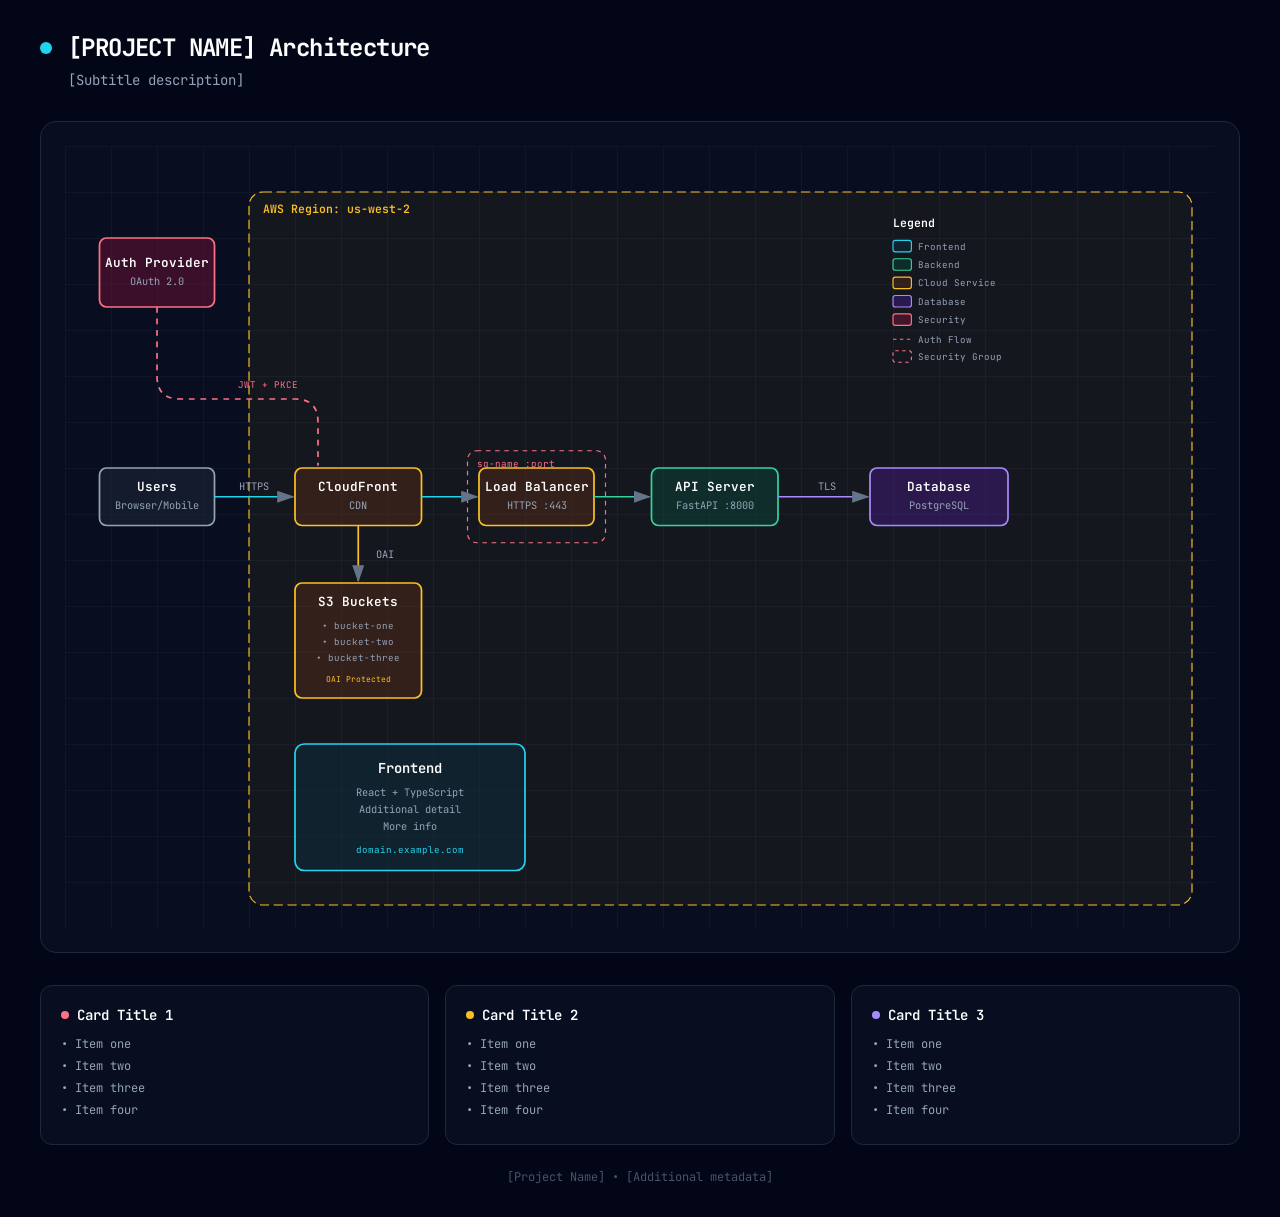
<file: builtin_skills/creative/architecture-diagram/templates/template.html>
<!DOCTYPE html>
<html lang="en">
<head>
  <meta charset="UTF-8">
  <meta name="viewport" content="width=device-width, initial-scale=1.0">
  <title>[PROJECT NAME] Architecture Diagram</title>
  <link href="https://fonts.googleapis.com/css2?family=JetBrains+Mono:wght@400;500;600;700&display=swap" rel="stylesheet">
  <style>
    * {
      margin: 0;
      padding: 0;
      box-sizing: border-box;
    }
    
    body {
      font-family: 'JetBrains Mono', monospace;
      background: #020617;
      min-height: 100vh;
      padding: 2rem;
      color: white;
    }
    
    .container {
      max-width: 1200px;
      margin: 0 auto;
    }
    
    .header {
      margin-bottom: 2rem;
    }
    
    .header-row {
      display: flex;
      align-items: center;
      gap: 1rem;
      margin-bottom: 0.5rem;
    }
    
    .pulse-dot {
      width: 12px;
      height: 12px;
      background: #22d3ee;
      border-radius: 50%;
      animation: pulse 2s infinite;
    }
    
    @keyframes pulse {
      0%, 100% { opacity: 1; }
      50% { opacity: 0.5; }
    }
    
    h1 {
      font-size: 1.5rem;
      font-weight: 700;
      letter-spacing: -0.025em;
    }
    
    .subtitle {
      color: #94a3b8;
      font-size: 0.875rem;
      margin-left: 1.75rem;
    }
    
    .diagram-container {
      background: rgba(15, 23, 42, 0.5);
      border-radius: 1rem;
      border: 1px solid #1e293b;
      padding: 1.5rem;
      overflow-x: auto;
    }
    
    svg {
      width: 100%;
      min-width: 900px;
      display: block;
    }
    
    .cards {
      display: grid;
      grid-template-columns: repeat(auto-fit, minmax(280px, 1fr));
      gap: 1rem;
      margin-top: 2rem;
    }
    
    .card {
      background: rgba(15, 23, 42, 0.5);
      border-radius: 0.75rem;
      border: 1px solid #1e293b;
      padding: 1.25rem;
    }
    
    .card-header {
      display: flex;
      align-items: center;
      gap: 0.5rem;
      margin-bottom: 0.75rem;
    }
    
    .card-dot {
      width: 8px;
      height: 8px;
      border-radius: 50%;
    }
    
    .card-dot.cyan { background: #22d3ee; }
    .card-dot.emerald { background: #34d399; }
    .card-dot.violet { background: #a78bfa; }
    .card-dot.amber { background: #fbbf24; }
    .card-dot.rose { background: #fb7185; }
    
    .card h3 {
      font-size: 0.875rem;
      font-weight: 600;
    }
    
    .card ul {
      list-style: none;
      color: #94a3b8;
      font-size: 0.75rem;
    }
    
    .card li {
      margin-bottom: 0.375rem;
    }
    
    .footer {
      text-align: center;
      margin-top: 1.5rem;
      color: #475569;
      font-size: 0.75rem;
    }
  </style>
</head>
<body>
  <div class="container">
    <!-- Header -->
    <div class="header">
      <div class="header-row">
        <div class="pulse-dot"></div>
        <h1>[PROJECT NAME] Architecture</h1>
      </div>
      <p class="subtitle">[Subtitle description]</p>
    </div>

    <!-- Main Diagram -->
    <div class="diagram-container">
      <svg viewBox="0 0 1000 680">
        <!-- Definitions -->
        <defs>
          <marker id="arrowhead" markerWidth="10" markerHeight="7" refX="9" refY="3.5" orient="auto">
            <polygon points="0 0, 10 3.5, 0 7" fill="#64748b" />
          </marker>
          <pattern id="grid" width="40" height="40" patternUnits="userSpaceOnUse">
            <path d="M 40 0 L 0 0 0 40" fill="none" stroke="#1e293b" stroke-width="0.5"/>
          </pattern>
        </defs>

        <!-- Background Grid -->
        <rect width="100%" height="100%" fill="url(#grid)" />

        <!-- =================================================================
             COMPONENT EXAMPLES - Copy and customize these patterns
             ================================================================= -->

        <!-- External/Generic Component -->
        <rect x="30" y="280" width="100" height="50" rx="6" fill="rgba(30, 41, 59, 0.5)" stroke="#94a3b8" stroke-width="1.5"/>
        <text x="80" y="300" fill="white" font-size="11" font-weight="600" text-anchor="middle">Users</text>
        <text x="80" y="316" fill="#94a3b8" font-size="9" text-anchor="middle">Browser/Mobile</text>

        <!-- Security Component -->
        <rect x="30" y="80" width="100" height="60" rx="6" fill="rgba(136, 19, 55, 0.4)" stroke="#fb7185" stroke-width="1.5"/>
        <text x="80" y="105" fill="white" font-size="11" font-weight="600" text-anchor="middle">Auth Provider</text>
        <text x="80" y="121" fill="#94a3b8" font-size="9" text-anchor="middle">OAuth 2.0</text>

        <!-- Region/Cloud Boundary -->
        <rect x="160" y="40" width="820" height="620" rx="12" fill="rgba(251, 191, 36, 0.05)" stroke="#fbbf24" stroke-width="1" stroke-dasharray="8,4"/>
        <text x="172" y="58" fill="#fbbf24" font-size="10" font-weight="600">AWS Region: us-west-2</text>

        <!-- AWS/Cloud Service -->
        <rect x="200" y="280" width="110" height="50" rx="6" fill="rgba(120, 53, 15, 0.3)" stroke="#fbbf24" stroke-width="1.5"/>
        <text x="255" y="300" fill="white" font-size="11" font-weight="600" text-anchor="middle">CloudFront</text>
        <text x="255" y="316" fill="#94a3b8" font-size="9" text-anchor="middle">CDN</text>

        <!-- Multi-line AWS Component (S3 Buckets example) -->
        <rect x="200" y="380" width="110" height="100" rx="6" fill="rgba(120, 53, 15, 0.3)" stroke="#fbbf24" stroke-width="1.5"/>
        <text x="255" y="400" fill="white" font-size="11" font-weight="600" text-anchor="middle">S3 Buckets</text>
        <text x="255" y="420" fill="#94a3b8" font-size="8" text-anchor="middle">• bucket-one</text>
        <text x="255" y="434" fill="#94a3b8" font-size="8" text-anchor="middle">• bucket-two</text>
        <text x="255" y="448" fill="#94a3b8" font-size="8" text-anchor="middle">• bucket-three</text>
        <text x="255" y="466" fill="#fbbf24" font-size="7" text-anchor="middle">OAI Protected</text>

        <!-- Security Group (dashed boundary) -->
        <rect x="350" y="265" width="120" height="80" rx="8" fill="transparent" stroke="#fb7185" stroke-width="1" stroke-dasharray="4,4"/>
        <text x="358" y="279" fill="#fb7185" font-size="8">sg-name :port</text>
        
        <!-- Component inside security group -->
        <rect x="360" y="280" width="100" height="50" rx="6" fill="rgba(120, 53, 15, 0.3)" stroke="#fbbf24" stroke-width="1.5"/>
        <text x="410" y="300" fill="white" font-size="11" font-weight="600" text-anchor="middle">Load Balancer</text>
        <text x="410" y="316" fill="#94a3b8" font-size="9" text-anchor="middle">HTTPS :443</text>

        <!-- Backend Component -->
        <rect x="510" y="280" width="110" height="50" rx="6" fill="rgba(6, 78, 59, 0.4)" stroke="#34d399" stroke-width="1.5"/>
        <text x="565" y="300" fill="white" font-size="11" font-weight="600" text-anchor="middle">API Server</text>
        <text x="565" y="316" fill="#94a3b8" font-size="9" text-anchor="middle">FastAPI :8000</text>

        <!-- Database Component -->
        <rect x="700" y="280" width="120" height="50" rx="6" fill="rgba(76, 29, 149, 0.4)" stroke="#a78bfa" stroke-width="1.5"/>
        <text x="760" y="300" fill="white" font-size="11" font-weight="600" text-anchor="middle">Database</text>
        <text x="760" y="316" fill="#94a3b8" font-size="9" text-anchor="middle">PostgreSQL</text>

        <!-- Frontend Component -->
        <rect x="200" y="520" width="200" height="110" rx="8" fill="rgba(8, 51, 68, 0.4)" stroke="#22d3ee" stroke-width="1.5"/>
        <text x="300" y="545" fill="white" font-size="12" font-weight="600" text-anchor="middle">Frontend</text>
        <text x="300" y="565" fill="#94a3b8" font-size="9" text-anchor="middle">React + TypeScript</text>
        <text x="300" y="580" fill="#94a3b8" font-size="9" text-anchor="middle">Additional detail</text>
        <text x="300" y="595" fill="#94a3b8" font-size="9" text-anchor="middle">More info</text>
        <text x="300" y="615" fill="#22d3ee" font-size="8" text-anchor="middle">domain.example.com</text>

        <!-- =================================================================
             ARROW EXAMPLES
             ================================================================= -->

        <!-- Standard arrow with label -->
        <line x1="130" y1="305" x2="198" y2="305" stroke="#22d3ee" stroke-width="1.5" marker-end="url(#arrowhead)"/>
        <text x="164" y="299" fill="#94a3b8" font-size="9" text-anchor="middle">HTTPS</text>
        
        <!-- Simple arrow (no label) -->
        <line x1="310" y1="305" x2="358" y2="305" stroke="#22d3ee" stroke-width="1.5" marker-end="url(#arrowhead)"/>
        
        <!-- Vertical arrow -->
        <line x1="255" y1="330" x2="255" y2="378" stroke="#fbbf24" stroke-width="1.5" marker-end="url(#arrowhead)"/>
        <text x="270" y="358" fill="#94a3b8" font-size="9">OAI</text>
        
        <!-- Dashed arrow (for auth/security flows) -->
        <line x1="460" y1="305" x2="508" y2="305" stroke="#34d399" stroke-width="1.5" marker-end="url(#arrowhead)"/>
        <line x1="620" y1="305" x2="698" y2="305" stroke="#a78bfa" stroke-width="1.5" marker-end="url(#arrowhead)"/>
        <text x="655" y="299" fill="#94a3b8" font-size="9">TLS</text>

        <!-- Curved path for auth flow -->
        <path d="M 80 140 L 80 200 Q 80 220 100 220 L 200 220 Q 220 220 220 240 L 220 278" fill="none" stroke="#fb7185" stroke-width="1.5" stroke-dasharray="5,5"/>
        <text x="150" y="210" fill="#fb7185" font-size="8">JWT + PKCE</text>

        <!-- =================================================================
             LEGEND
             ================================================================= -->
        <text x="720" y="70" fill="white" font-size="10" font-weight="600">Legend</text>
        
        <rect x="720" y="82" width="16" height="10" rx="2" fill="rgba(8, 51, 68, 0.4)" stroke="#22d3ee" stroke-width="1"/>
        <text x="742" y="90" fill="#94a3b8" font-size="8">Frontend</text>
        
        <rect x="720" y="98" width="16" height="10" rx="2" fill="rgba(6, 78, 59, 0.4)" stroke="#34d399" stroke-width="1"/>
        <text x="742" y="106" fill="#94a3b8" font-size="8">Backend</text>
        
        <rect x="720" y="114" width="16" height="10" rx="2" fill="rgba(120, 53, 15, 0.3)" stroke="#fbbf24" stroke-width="1"/>
        <text x="742" y="122" fill="#94a3b8" font-size="8">Cloud Service</text>
        
        <rect x="720" y="130" width="16" height="10" rx="2" fill="rgba(76, 29, 149, 0.4)" stroke="#a78bfa" stroke-width="1"/>
        <text x="742" y="138" fill="#94a3b8" font-size="8">Database</text>
        
        <rect x="720" y="146" width="16" height="10" rx="2" fill="rgba(136, 19, 55, 0.4)" stroke="#fb7185" stroke-width="1"/>
        <text x="742" y="154" fill="#94a3b8" font-size="8">Security</text>
        
        <line x1="720" y1="168" x2="736" y2="168" stroke="#fb7185" stroke-width="1" stroke-dasharray="3,3"/>
        <text x="742" y="171" fill="#94a3b8" font-size="8">Auth Flow</text>
        
        <rect x="720" y="178" width="16" height="10" rx="2" fill="transparent" stroke="#fb7185" stroke-width="1" stroke-dasharray="3,3"/>
        <text x="742" y="186" fill="#94a3b8" font-size="8">Security Group</text>
      </svg>
    </div>

    <!-- Info Cards -->
    <div class="cards">
      <div class="card">
        <div class="card-header">
          <div class="card-dot rose"></div>
          <h3>Card Title 1</h3>
        </div>
        <ul>
          <li>• Item one</li>
          <li>• Item two</li>
          <li>• Item three</li>
          <li>• Item four</li>
        </ul>
      </div>

      <div class="card">
        <div class="card-header">
          <div class="card-dot amber"></div>
          <h3>Card Title 2</h3>
        </div>
        <ul>
          <li>• Item one</li>
          <li>• Item two</li>
          <li>• Item three</li>
          <li>• Item four</li>
        </ul>
      </div>

      <div class="card">
        <div class="card-header">
          <div class="card-dot violet"></div>
          <h3>Card Title 3</h3>
        </div>
        <ul>
          <li>• Item one</li>
          <li>• Item two</li>
          <li>• Item three</li>
          <li>• Item four</li>
        </ul>
      </div>
    </div>

    <!-- Footer -->
    <p class="footer">
      [Project Name] • [Additional metadata]
    </p>
  </div>
</body>
</html>
</file>
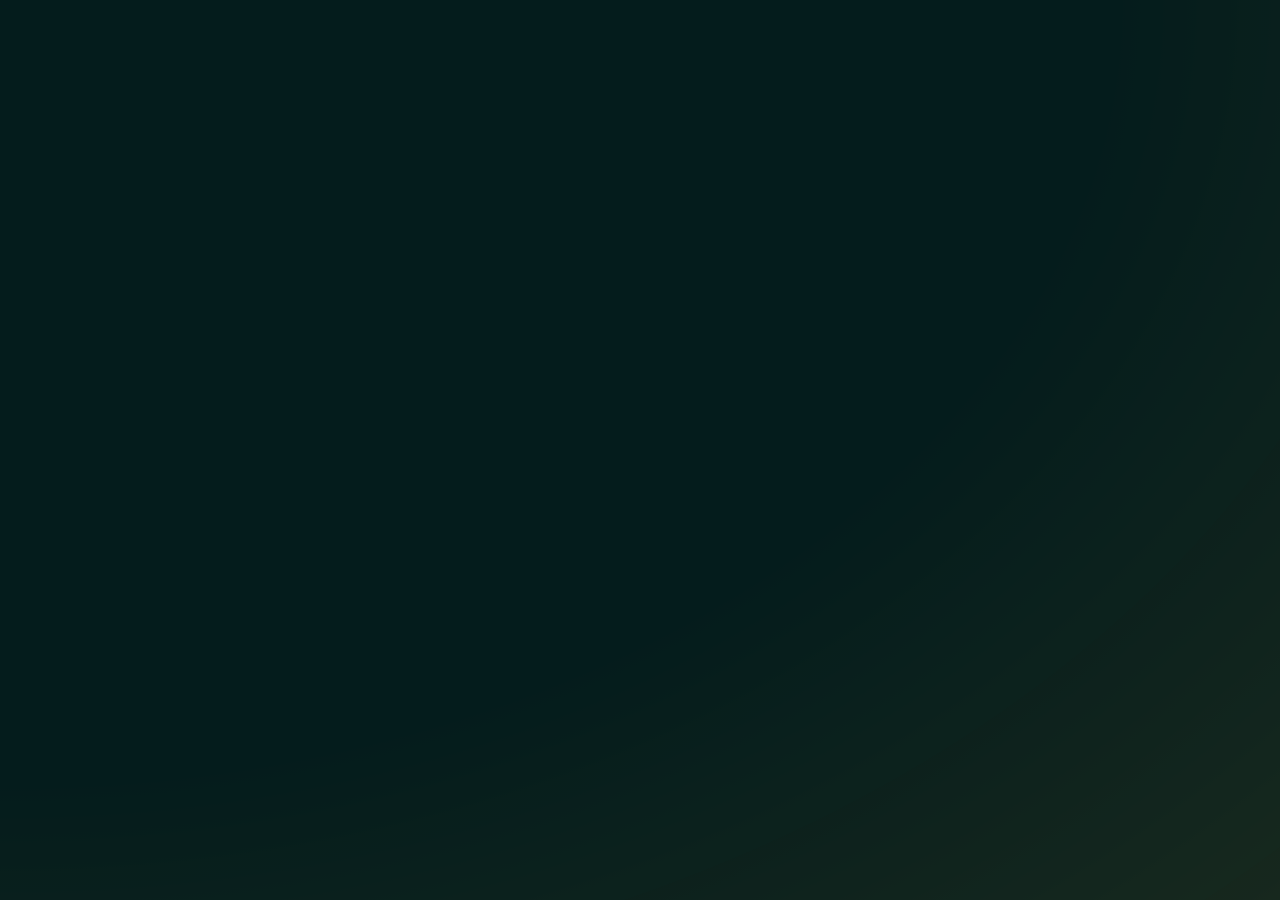
<file: builtin_skills/creative/pretext/templates/donut-orbit.html>
<!doctype html>
<html lang="en">
<head>
<meta charset="utf-8" />
<meta name="viewport" content="width=device-width,initial-scale=1,user-scalable=no" />
<title>NOUS · pretext</title>
<link rel="preconnect" href="https://fonts.googleapis.com">
<link rel="preconnect" href="https://fonts.gstatic.com" crossorigin>
<link href="https://fonts.googleapis.com/css2?family=Geist+Mono:wght@400;500&display=block" rel="stylesheet">
<style>
  :root { color-scheme: dark; }

  :root {
    --background:       color-mix(in srgb, #041C1C 100%, transparent);
    --background-base:  #041C1C;
    --background-alpha: 1;
    --background-blend: difference;
    --midground:        color-mix(in srgb, #ffe6cb 100%, transparent);
    --midground-base:   #ffe6cb;
    --midground-alpha:  1;
    --foreground:       color-mix(in srgb, #ffffff 0%, transparent);
    --foreground-base:  #ffffff;
    --foreground-alpha: 0;
    --foreground-blend: difference;
  }

  html, body {
    margin: 0;
    width: 100%;
    min-height: 100vh;
    overflow: hidden;
    background: #000;
  }

  /* literally center the composition in 100vh */
  body {
    display: flex;
    align-items: center;
    justify-content: center;
  }

  #stage {
    position: relative;
    z-index: 2;
    width: min(1240px, 100vw);
    height: min(720px, 100vh);
    cursor: grab;
    overflow: visible;
  }
  #stage:active { cursor: grabbing; }

  #c,
  #orbCanvas {
    display: block;
    position: absolute;
    left: calc((100vw - min(1240px, 100vw)) / -2);
    top: calc((100vh - min(720px, 100vh)) / -2);
    width: 100vw;
    height: 100vh;
    pointer-events: none;
  }
  #c { z-index: 3; }
  #orbCanvas {
    z-index: 4;
    opacity: 1;
  }
  #noiseCanvas {
    display: block;
    position: absolute;
    inset: 0;
    width: 100%;
    height: 100%;
    pointer-events: none;
  }
  #textLayer {
    position: absolute;
    inset: 0;
    z-index: 2;
    color: var(--midground-base);
    font: 400 10px/15px "Geist Mono", "JetBrains Mono", "SF Mono", SFMono-Regular, Menlo, Monaco, Consolas, "Liberation Mono", "Courier New", monospace;
    pointer-events: auto;
    user-select: text;
    -webkit-user-select: text;
  }
  #textLayer *::selection {
    background: var(--selection-bg, var(--midground));
    color: var(--background-base);
  }
  .flow-line {
    position: absolute;
    height: 20px;
    white-space: pre;
    overflow: visible;
    color: var(--midground-base);
  }
  #annotationLayer {
    position: absolute;
    inset: 0;
    z-index: 4;
    pointer-events: none;
    overflow: visible;
  }
  .annot {
    position: absolute;
    pointer-events: none;
    will-change: opacity, transform;
  }
  .tok-keyword { color: color-mix(in srgb, var(--midground-base) 54%, #ff174d); }
  .tok-string  { color: color-mix(in srgb, var(--midground-base) 52%, #ff6b3d); }
  .tok-comment { color: color-mix(in srgb, var(--midground-base) 42%, #7f1d1d); }
  .tok-number  { color: color-mix(in srgb, var(--midground-base) 50%, #ff2a6d); }
  .tok-const   { color: color-mix(in srgb, var(--midground-base) 48%, #ff003c); }

  .layer { position: fixed; inset: 0; pointer-events: none; }
  .bg-lens   { z-index: 1; background-color: var(--background); mix-blend-mode: var(--background-blend); }
  .vignette  { z-index: 99; background: radial-gradient(ellipse at 0% 0%, rgba(255,189,56,0) 60%, rgba(255,189,56,0.35) 100%); mix-blend-mode: lighten; opacity: 0.22; }
  .fg-lens   { z-index: 100; background-color: var(--foreground); mix-blend-mode: var(--foreground-blend); }
  .noise {
    z-index: 101;
    mix-blend-mode: difference;
  }
  #noiseCanvas {
    width: 100%;
    height: 100%;
    display: block;
  }
  .terminal-cursor {
    position: absolute;
    width: 0.6em;
    height: 1em;
    background: #fff;
    z-index: 6;
    pointer-events: none;
    mix-blend-mode: difference;
    animation: term-blink 1s steps(1, end) infinite;
  }
  @keyframes term-blink {
    0%, 60% { opacity: 1; }
    60.01%, 100% { opacity: 0; }
  }
  .cursor-anchor {
    display: inline-block;
    width: 0;
    height: 1em;
    vertical-align: text-top;
    pointer-events: none;
  }

  @font-face {
    font-family: "Mondwest";
    src: url("https://esm.sh/@nous-research/ui@0.4.0/dist/fonts/Mondwest-Regular.woff2") format("woff2");
    font-weight: 400; font-style: normal; font-display: block;
  }
  @font-face {
    font-family: "Geist Mono";
    src: url("https://cdn.jsdelivr.net/npm/@fontsource/geist-mono@5.2.5/files/geist-mono-latin-400-normal.woff2") format("woff2");
    font-weight: 400; font-style: normal; font-display: block;
  }
  @font-face {
    font-family: "JetBrains Mono";
    src: url("https://cdn.jsdelivr.net/npm/@fontsource/jetbrains-mono@5.2.5/files/jetbrains-mono-latin-400-normal.woff2") format("woff2");
    font-weight: 400; font-style: normal; font-display: block;
  }

  .font-primer { position: fixed; left: -9999px; top: -9999px; font: 400 26px "Mondwest", serif; }
</style>
</head>
<body>
<div id="stage"><div id="textLayer" aria-label="self-learning source stream"></div><div id="terminalCursor" class="terminal-cursor" hidden></div><canvas id="c"></canvas><canvas id="orbCanvas"></canvas></div>
<div class="layer bg-lens"></div>
<div class="layer vignette"></div>
<div class="layer fg-lens"></div>
<div class="layer noise"><canvas id="noiseCanvas"></canvas></div>
<div class="font-primer" aria-hidden="true">Aa Mondwest priming glyphs 0123456789</div>

<script type="module">
import {
  prepareWithSegments,
  layoutNextLineRange,
  materializeLineRange,
} from "https://esm.sh/@chenglou/pretext@0.0.6";
import gsap from "https://esm.sh/gsap@3.12.5";
import GUI from "https://esm.sh/lil-gui@0.19.2";

const SELF_LEARNING_SOURCE = String.raw`
type ToolId=u16; type FeatureId=u32; type W=f32;
struct Obs{tool:ToolId,reward:f32,lat:u32,feat:&'static[FeatureId],tok:u16}
struct Belief{prior:W,conf:W,last:u64,uses:u32}

#[inline] fn sig(x:f32)->f32{1.0/(1.0+(-x).exp())}
#[inline] fn decay(now:u64,last:u64)->f32{1.0-((now-last)as f32/900.0).min(1.0)*0.22}
#[inline] fn clamp8(x:f32)->f32{x.clamp(-8.0,8.0)}

fn score(theta:&[W],b:&[Belief],o:&Obs)->f32{
    let sparse=o.feat.iter().fold(0.0,|a,id|a+theta[*id as usize]);
    let belief=b[o.tool as usize].prior*b[o.tool as usize].conf.max(0.15);
    sparse+belief-(o.lat as f32*0.00072)-(o.tok as f32*0.00009)
}

fn update(theta:&mut[W],b:&mut[Belief],o:&Obs,now:u64,eta:f32){
    let p=sig(score(theta,b,o));
    let e=(o.reward-p).clamp(-1.0,1.0);
    let step=eta*e/(o.feat.len().max(1)as f32).sqrt();

    for id in o.feat{
        let w=&mut theta[*id as usize];
        *w=clamp8(*w+step-0.0003*w.signum());
    }

    let slot=&mut b[o.tool as usize];
    let d=decay(now,slot.last);
    let r=(o.reward-o.lat as f32*0.00035).clamp(-1.0,1.0);
    slot.prior=slot.prior*d+r*0.14+e*0.06;
    slot.conf=(slot.conf*0.93+r.abs()*0.07).min(1.0);
    slot.uses=slot.uses.saturating_add(1);
    slot.last=now;
}

fn consolidate(trace:&[Obs],theta:&mut[W],b:&mut[Belief],now:u64){
    let eta=0.042/(1.0+(trace.len()as f32*0.003));
    let mut credit=1.0;
    for o in trace.iter().rev(){
        update(theta,b,o,now,eta*credit);
        credit*=0.985;
    }
}

fn choose<'a>(theta:&[W],b:&[Belief],xs:&'a[Obs],temp:f32)->&'a Obs{
    xs.iter().max_by(|a,bx|{
        let sa=score(theta,b,a)/temp.max(0.05);
        let sb=score(theta,b,bx)/temp.max(0.05);
        sa.partial_cmp(&sb).unwrap()
    }).unwrap()
}
`;
const CODE_CHUNK = SELF_LEARNING_SOURCE
  .trim()
  .replace(/\t/g, "  ")
  .replace(/\n{3,}/g, "\n\n");
const STREAM_REPEAT_COUNT = 6;
const streamCorpus = Array.from({ length: STREAM_REPEAT_COUNT }, () => CODE_CHUNK).join("\n\n");

const stage = document.getElementById("stage");
const textLayer = document.getElementById("textLayer");
const canvas = document.getElementById("c");
const orbCanvas = document.getElementById("orbCanvas");
const ctx = canvas.getContext("2d", { alpha: true });
const orbCtx = orbCanvas.getContext("2d", { alpha: true });
let W = 0, H = 0, DPR = 1;
let canvasLeft = 0, canvasTop = 0, canvasW = 0, canvasH = 0;

let BODY_FONT = '400 10px "Geist Mono", "JetBrains Mono", "SF Mono", SFMono-Regular, Menlo, Monaco, Consolas, "Liberation Mono", "Courier New", monospace';
let BODY_LINE_H = 15;
let ASCII_FONT = '8px monospace';
let CELL_W = 4.8;
let CELL_H = 8;
const CHARS = ' ·:;+=░▒▓█';
const EMPTY = 0;
const CHARS_LAST = CHARS.length - 1;

const LOGO = ['N', 'O', 'U', 'S'].map((letter, i) => ({
  letter,
  rows: [
    i === 0
      ? '██░░░██,██░░░██,███░░██,█░██░██,█░░████,█░░░███,██░░░██,██░░░██,██░░░██'
      : i === 1
        ? '░█████░,██░░░██,██░░░██,██░░░██,██░░░██,██░░░██,██░░░██,██░░░██,░█████░'
        : i === 2
          ? '██░░░██,██░░░██,██░░░██,██░░░██,██░░░██,██░░░██,██░░░██,██░░░██,░█████░'
          : '░█████░,██░░░██,██░░░░░,░████░░,░░░░██░,░░░░░██,██░░░██,██░░░██,░█████░'
  ][0].split(',')
}));

function hash(x, y) {
  const n = Math.sin(x * 127.1 + y * 311.7) * 43758.5453;
  return n - Math.floor(n);
}
function charAt(t) {
  return CHARS[Math.min(CHARS.length - 1, Math.max(0, Math.floor(t * CHARS.length)))];
}
function gridDist(v, step) {
  return Math.abs(v / step - Math.round(v / step)) * step;
}
function rot(a, b, angle) {
  const c = Math.cos(angle), s = Math.sin(angle);
  return [a * c - b * s, a * s + b * c];
}
function hexToRGB(h) {
  const v = parseInt(h.slice(1), 16);
  return [(v >> 16) & 255, (v >> 8) & 255, v & 255];
}

let fontsReady = false;
let bodyPrepared = null;
function rebuildLayouts() {
  bodyPrepared = prepareWithSegments(streamCorpus, BODY_FONT, { whiteSpace: "pre-wrap" });
}

const LENS_0 = { bgBlend: "difference", bgColor: "#041C1C", bgOpacity: 1, mgColor: "#ffe6cb", mgOpacity: 1, fgBlend: "difference", fgColor: "#FFFFFF", fgOpacity: 0 };
const LENS_5I = { bgBlend: "multiply", bgColor: "#ffffff", bgOpacity: 1, mgColor: "#fffff5", mgOpacity: 1, fgBlend: "difference", fgColor: "#041a1f", fgOpacity: 1 };
const LENS = { current: null, mgBase: null, depthColors: null };
function colorMix(color, alpha) { return `color-mix(in srgb, ${color} ${Math.round(alpha * 100)}%, transparent)`; }
function precomputeDepthColors(mgColor) {
  const [r, g, b] = hexToRGB(mgColor);
  return Array.from({ length: 64 }, (_, i) => {
    const depth = i / 63;
    const m = 0.4 + depth * 0.6;
    return `rgba(${(r * m) | 0},${(g * m) | 0},${(b * m) | 0},${depth})`;
  });
}
function applyLens(preset) {
  LENS.current = preset;
  LENS.mgBase = preset.mgColor;
  LENS.depthColors = precomputeDepthColors(preset.mgColor);
  const s = document.documentElement.style;
  for (const [name, color, alpha] of [["foreground", preset.fgColor, preset.fgOpacity], ["midground", preset.mgColor, preset.mgOpacity], ["background", preset.bgColor, preset.bgOpacity]]) {
    s.setProperty(`--${name}`, colorMix(color, alpha));
    s.setProperty(`--${name}-base`, color);
    s.setProperty(`--${name}-alpha`, `${alpha}`);
  }
  s.setProperty("--background-blend", preset.bgBlend);
  s.setProperty("--foreground-blend", preset.fgBlend);
}
applyLens(LENS_0);
addEventListener("keydown", e => { if (e.key === "x" || e.key === "X") applyLens(LENS.current === LENS_0 ? LENS_5I : LENS_0); });
const SELECTION_COLORS = [
  "oklch(85% 0.12 330)",
  "oklch(85% 0.12 300)",
  "oklch(85% 0.12 270)",
  "oklch(85% 0.12 230)",
  "oklch(85% 0.12 180)",
  "oklch(85% 0.12 150)",
  "oklch(85% 0.12 120)",
  "oklch(85% 0.12 90)",
  "oklch(85% 0.12 60)",
  "oklch(85% 0.12 30)",
  "oklch(88% 0.10 80)",
];
let selectionIdx = 0;
function cycleSelectionColor() {
  requestAnimationFrame(() => {
    document.documentElement.style.setProperty("--selection-bg", SELECTION_COLORS[(selectionIdx = (selectionIdx + 1) % SELECTION_COLORS.length)]);
  });
}
document.addEventListener("selectstart", cycleSelectionColor);
addEventListener("keydown", e => {
  if ((e.ctrlKey || e.metaKey) && e.key.toLowerCase() === "a") {
    cycleSelectionColor();
    e.preventDefault();
    const selection = getSelection();
    const range = document.createRange();
    range.selectNodeContents(textLayer);
    selection.removeAllRanges();
    selection.addRange(range);
  }
});

let asciiMask, asciiChar, asciiGlyph, orbMask, orbChar, orbGlyph, obstacleRows, intervals;
let cols = 0, rows = 0;
let canvasCols = 0, canvasRows = 0;
let lastFrameTime = 0;
const drawnLines = { x: [], y: [], w: [], text: [], count: 0 };
let lineNodes = [];
let terminalAnchorEl = null;
let terminalLineEl = null;
let orbShapeControl = null;
let autoCubeCall = null;
let lastTextSignature = "";
const ORB = {
  panX: 0, panY: 0,
  orbitX: -1.42, orbitY: 0,
  radius: 0.135,
  zoom: 3,
  cubeScale: 1.8,
  autoSpin: 0.18,
  lat: 19,
  lon: 30,
  wire: 0.2,
  shape: "sphere",
  shapeMix: 0,
  drag: null,
  positioned: false,
  staged: false,
};
const SCENE = {
  orbBuildDuration: 1.45,
};

let nousStartTime = null;
const AUTO_CUBE_AFTER_NOUS_RESOLVE = 0.0;
function setOrbShape(shape, { reveal = false, syncControl = true } = {}) {
  ORB.shape = shape;
  if (syncControl) {
    ctrls.orbShape = shape;
    orbShapeControl?.updateDisplay();
  }
  if (reveal) {
    gsap.killTweensOf(orbCanvas);
    orbCanvas.style.opacity = "1";
  }
  gsap.killTweensOf(ORB, "shapeMix");
  gsap.to(ORB, {
    shapeMix: shape === "cube" ? 1 : 0,
    duration: Math.max(0.01, ctrls.shapeMorphDuration ?? 0.65),
    ease: "power2.inOut",
    onUpdate: () => { lastTextSignature = ""; },
  });
  lastTextSignature = "";
}
function sceneTimeNow() {
  return (typeof performance !== "undefined" ? performance.now() : Date.now()) * 0.001 - sceneEpoch;
}
function armNous(atTime = sceneTimeNow()) {
  if (nousStartTime !== null) return;
  const startAt = Math.max(0, atTime);
  nousStartTime = startAt;
  const delay = Math.max(0, startAt - sceneTimeNow()) + Math.max(0, ctrls.orbContainNous ?? 1.0);
  gsap.killTweensOf(orbCanvas);
  gsap.to(orbCanvas, {
    opacity: 0,
    duration: Math.max(0.05, ctrls.orbFadeDuration ?? 0.7),
    delay,
    ease: "power2.out",
  });
  autoCubeCall?.kill();
  const nousResolveAt = startAt + (LOGO.length - 1) * 0.4 + 1.0;
  const cubeAt = nousResolveAt + AUTO_CUBE_AFTER_NOUS_RESOLVE;
  autoCubeCall = gsap.delayedCall(Math.max(0, cubeAt - sceneTimeNow()), () => {
    setOrbShape("cube", { reveal: true, syncControl: false });
  });
}
function orbBuildStartTime() {
  return Math.max(0, ctrls.orbLead ?? 0);
}
function codeTypingStartTime() {
  return Math.max(0, orbBuildStartTime() + SCENE.orbBuildDuration * 0.62 - 0.3);
}

function logoCenterPan() {
  const aspect = cols / rows / 2;
  const h = 0.38;
  const w = h * 2.6 * 0.55;
  const halfStageX = (w / 2 / aspect) * W;
  const centerX = W * 0.5;
  const centerY = H * 0.5;
  return {
    panX: centerX / W - 0.5,
    panY: centerY / H - 0.5,
    left: centerX - halfStageX,
    right: centerX + halfStageX,
  };
}

function startSceneTimeline() {
  if (ORB.staged || !cols || !rows || !W || !H) return;
  ORB.staged = true;
  const now = sceneTimeNow();
  const startAt = Math.max(0, orbBuildStartTime() + SCENE.orbBuildDuration * 0.72 - now);
  gsap.timeline({ delay: startAt })
    .to(ORB, {
      orbitX: 0.55,
      orbitY: `+=${Math.PI * 1.85}`,
      duration: 2.4,
      ease: "power3.inOut",
      onUpdate: () => { lastTextSignature = ""; },
    }, "<")
    .to(ORB, {
      radius: 0.125,
      duration: 2.4,
      ease: "power3.inOut",
      onUpdate: () => { lastTextSignature = ""; },
    }, "<")
    .to(ORB, {
      wire: ctrls.orbWireLow,
      duration: ctrls.wireDropDuration,
      ease: "power2.inOut",
      onUpdate: () => { lastTextSignature = ""; },
      onComplete: () => {
        armNous(sceneTimeNow() + Math.max(0, ctrls.nousAfterWire));
      },
    });
}

function resize() {
  const r = stage.getBoundingClientRect();
  W = Math.max(1, Math.floor(r.width));
  H = Math.max(1, Math.floor(r.height));
  canvasLeft = r.left;
  canvasTop = r.top;
  canvasW = Math.max(1, window.innerWidth);
  canvasH = Math.max(1, window.innerHeight);
  DPR = Math.min(window.devicePixelRatio || 1, 2);
  canvas.width = Math.floor(canvasW * DPR);
  canvas.height = Math.floor(canvasH * DPR);
  orbCanvas.width = Math.floor(canvasW * DPR);
  orbCanvas.height = Math.floor(canvasH * DPR);
  ctx.setTransform(DPR, 0, 0, DPR, 0, 0);
  orbCtx.setTransform(DPR, 0, 0, DPR, 0, 0);
  ctx.font = ASCII_FONT;
  orbCtx.font = ASCII_FONT;
  CELL_W = ctx.measureText("M").width || CELL_W;
  cols = Math.ceil(W / CELL_W);
  rows = Math.ceil(H / CELL_H);
  canvasCols = Math.ceil(canvasW / CELL_W);
  canvasRows = Math.ceil(canvasH / CELL_H);
  asciiMask = new Uint8Array(canvasCols * canvasRows);
  asciiChar = new Uint8Array(canvasCols * canvasRows);
  asciiGlyph = new Array(canvasCols * canvasRows);
  orbMask = new Uint8Array(canvasCols * canvasRows);
  orbChar = new Uint8Array(canvasCols * canvasRows);
  orbGlyph = new Array(canvasCols * canvasRows);
  obstacleRows = Array.from({ length: rows }, () => []);
  intervals = new Float32Array(64);
  if (!ORB.positioned && W > 100 && H > 100) {
    ORB.panX = 0;
    ORB.panY = 0;
    ORB.positioned = true;
  }
  startSceneTimeline();
}
addEventListener("resize", () => { lastTextSignature = ""; resize(); });
function orbCenter() {
  const rNorm = ORB.radius * ORB.zoom;
  return {
    x: (0.5 + ORB.panX) * W,
    y: (0.5 + ORB.panY) * H,
    canvasX: (0.5 + ORB.panX) * W + canvasLeft,
    canvasY: (0.5 + ORB.panY) * H + canvasTop,
    r: rNorm * H,
    rNorm,
  };
}

stage.addEventListener("pointerdown", e => {
  const rect = stage.getBoundingClientRect();
  const center = orbCenter();
  const hitScale = ORB.shape === "cube" ? ORB.cubeScale : 1;
  const dx = e.clientX - rect.left - center.x;
  const dy = e.clientY - rect.top - center.y;
  if (Math.hypot(dx, dy) > center.r * 1.35 * hitScale) return;
  e.preventDefault();
  stage.setPointerCapture(e.pointerId);
  ORB.drag = {
    id: e.pointerId,
    mode: (e.ctrlKey || e.metaKey) ? "rotate" : "move",
    dx,
    dy,
    lastX: e.clientX,
    lastY: e.clientY,
  };
});
stage.addEventListener("pointermove", e => {
  if (!ORB.drag || ORB.drag.id !== e.pointerId) return;
  if (ORB.drag.mode === "rotate" || e.ctrlKey || e.metaKey) {
    const deltaX = e.clientX - ORB.drag.lastX;
    const deltaY = e.clientY - ORB.drag.lastY;
    ORB.orbitY += (deltaX / Math.max(1, W)) * Math.PI * 2;
    ORB.orbitX = Math.max(-1.5, Math.min(1.5, ORB.orbitX + (deltaY / Math.max(1, H)) * 4));
    ORB.drag.mode = "rotate";
    ORB.drag.lastX = e.clientX;
    ORB.drag.lastY = e.clientY;
    return;
  }
  const rect = stage.getBoundingClientRect();
  const cx = e.clientX - rect.left - ORB.drag.dx;
  const cy = e.clientY - rect.top - ORB.drag.dy;
  ORB.panX = cx / W - 0.5;
  ORB.panY = cy / H - 0.5;
  lastTextSignature = "";
});
stage.addEventListener("wheel", e => {
  const rect = stage.getBoundingClientRect();
  const center = orbCenter();
  const hitScale = ORB.shape === "cube" ? ORB.cubeScale : 1;
  const dx = e.clientX - rect.left - center.x;
  const dy = e.clientY - rect.top - center.y;
  if (Math.hypot(dx, dy) > center.r * 1.5 * hitScale) return;
  e.preventDefault();
  ORB.zoom *= Math.exp(-e.deltaY * 0.0012);
  ORB.zoom = Math.max(0.25, Math.min(12, ORB.zoom));
  lastTextSignature = "";
}, { passive: false });
stage.addEventListener("pointerup", e => {
  if (ORB.drag?.id === e.pointerId) ORB.drag = null;
});
stage.addEventListener("pointercancel", e => {
  if (ORB.drag?.id === e.pointerId) ORB.drag = null;
});
stage.addEventListener("dblclick", e => {
  const rect = stage.getBoundingClientRect();
  const center = orbCenter();
  const hitScale = ORB.shape === "cube" ? ORB.cubeScale : 1;
  const dx = e.clientX - rect.left - center.x;
  const dy = e.clientY - rect.top - center.y;
  if (Math.hypot(dx, dy) > center.r * 1.45 * hitScale) return;
  e.preventDefault();
  setOrbShape(ORB.shape === "sphere" ? "cube" : "sphere", { reveal: true });
});

function rasterizeNOUS(time) {
  asciiMask.fill(0);
  asciiGlyph.fill("");
  for (const r of obstacleRows) r.length = 0;

  // NOUS uses the same cell-shader/reveal language as bb-ascii's source logo.
  if (nousStartTime === null || time < nousStartTime) {
    mergeObstacleRows();
    return;
  }
  const t = Math.max(0, time - nousStartTime);
  const aspect = cols / rows / 2;
  const h = 0.38;
  const baseW = h * 2.6 * 0.55;
  const letterWidth = 7;
  const baseLetterPitch = 7.6;
  const letterGap = Math.max(0, ctrls.nousLetterSpacing ?? 0);
  const letterAdvance = baseLetterPitch + letterGap;
  const baseLogoUnits = LOGO.length * baseLetterPitch - 0.6;
  const logoUnits = LOGO.length * baseLetterPitch + (LOGO.length - 1) * letterGap - 0.6;
  const w = baseW * (logoUnits / baseLogoUnits);
  const nousRowMin = new Float32Array(rows);
  const nousRowMax = new Float32Array(rows);
  nousRowMin.fill(Infinity);
  nousRowMax.fill(-Infinity);

  for (let y = 0; y < rows; y++) {
    const ny = y / rows - 0.5;
    if (Math.abs(ny) > h / 2) continue;

    for (let x = 0; x < cols; x++) {
      const nx = (x / cols - 0.5) * aspect;
      if (Math.abs(nx) > w / 2) continue;

      const lx = (nx + w / 2) / w;
      const ly = (ny + h / 2) / h;
      const tx = lx * logoUnits;
      const idx = Math.floor(tx / letterAdvance);
      const cx = Math.floor(tx - idx * letterAdvance);
      const cy = Math.floor(ly * 9);

      if (idx < 0 || idx >= LOGO.length || cx >= letterWidth) continue;

      const { letter, rows: glyphRows } = LOGO[idx];
      const row = glyphRows[cy];
      if (!row || cx >= row.length || row[cx] !== '█') continue;

      const localT = Math.max(0, t - idx * 0.4);
      const phase1 = Math.min(1, localT);
      const phase2 = Math.min(1, Math.max(0, localT - 1));
      const reveal = phase1 * 1.5 - hash(cx, cy + idx * 10) * 0.5;

      if (phase1 < 1 && reveal <= 0) continue;

      const morph = phase2 + hash(cx, cy) * 0.3;
      const ch = phase1 < 1
        ? (reveal >= 1 ? letter : charAt(reveal))
        : charAt(morph);
      const drawC = Math.floor((canvasLeft + x * CELL_W + CELL_W * 0.5) / CELL_W);
      const drawR = Math.floor((canvasTop + y * CELL_H + CELL_H * 0.5) / CELL_H);
      let cellIdx = -1;
      if (drawR >= 0 && drawR < canvasRows && drawC >= 0 && drawC < canvasCols) {
        cellIdx = drawR * canvasCols + drawC;
        asciiMask[cellIdx] = 1;
        asciiChar[cellIdx] = Math.max(0, CHARS.indexOf(ch));
        if (CHARS.indexOf(ch) < 0) asciiGlyph[cellIdx] = ch;
      }
      const x0 = x * CELL_W;
      const x1 = x0 + CELL_W;
      if (x0 < nousRowMin[y]) nousRowMin[y] = x0;
      if (x1 > nousRowMax[y]) nousRowMax[y] = x1;
      // bb-ascii turns late morph cells into solid dark cell backgrounds. In
      // this transparent/lensed canvas, a full-block char carries that punch.
      if (cellIdx >= 0 && phase1 >= 1 && morph > 0.8) asciiChar[cellIdx] = CHARS.length - 1;
    }
  }

  // Slightly dilate/smooth the measured NOUS silhouette so surrounding text
  // does not visually "kiss" sharp letter corners (notably on the S).
  const smoothMin = new Float32Array(rows);
  const smoothMax = new Float32Array(rows);
  smoothMin.fill(Infinity);
  smoothMax.fill(-Infinity);
  for (let y = 0; y < rows; y++) {
    if (!Number.isFinite(nousRowMin[y])) continue;
    for (let oy = -1; oy <= 1; oy++) {
      const yy = y + oy;
      if (yy < 0 || yy >= rows) continue;
      if (!Number.isFinite(nousRowMin[yy])) continue;
      if (nousRowMin[yy] < smoothMin[y]) smoothMin[y] = nousRowMin[yy];
      if (nousRowMax[yy] > smoothMax[y]) smoothMax[y] = nousRowMax[yy];
    }
  }

  const pad = Math.max(4, CELL_W * 1.25);
  const bleedRows = 2;
  for (let y = 0; y < rows; y++) {
    if (!Number.isFinite(smoothMin[y])) continue;
    for (let oy = -bleedRows; oy <= bleedRows; oy++) {
      const row = y + oy;
      if (row < 0 || row >= rows) continue;
      const bleedPad = pad + Math.abs(oy) * CELL_W * 0.28;
      obstacleRows[row].push([
        Math.max(0, smoothMin[y] - bleedPad),
        Math.min(W, smoothMax[y] + bleedPad),
      ]);
    }
  }

  mergeObstacleRows();
}

function mergeObstacleRows() {
  for (const spans of obstacleRows) {
    if (spans.length < 2) continue;
    spans.sort((a, b) => a[0] - b[0]);
    let w = 0;
    for (let i = 1; i < spans.length; i++) {
      const last = spans[w], cur = spans[i];
      if (cur[0] <= last[1] + CELL_W * 3.1) last[1] = Math.max(last[1], cur[1]);
      else spans[++w] = cur;
    }
    spans.length = w + 1;
  }
}

const CUBE_VERTS = [
  [-1, -1, -1], [1, -1, -1], [1, 1, -1], [-1, 1, -1],
  [-1, -1, 1], [1, -1, 1], [1, 1, 1], [-1, 1, 1],
];
const CUBE_EDGES = [
  [0, 1], [1, 2], [2, 3], [3, 0],
  [4, 5], [5, 6], [6, 7], [7, 4],
  [0, 4], [1, 5], [2, 6], [3, 7],
];
function projectCubeVerts(center, radiusPx, orbitX, orbitY, scale = 1) {
  const camZ = 3.3;
  const projScale = radiusPx * 1.34 * scale;
  return CUBE_VERTS.map(([vx, vy, vz]) => {
    const [rx, ry, rz] = rotateOrbVec(vx, vy, vz, orbitX, orbitY);
    const inv = 1 / (camZ + rz);
    return {
      x: center.canvasX + rx * projScale * inv,
      y: center.canvasY + ry * projScale * inv,
      d: (rz + 1) * 0.5,
    };
  });
}
function convexHull(points) {
  if (points.length <= 2) return points.slice();
  const pts = points
    .map(p => ({ x: p.x, y: p.y }))
    .sort((a, b) => (a.x - b.x) || (a.y - b.y));
  const cross = (o, a, b) => (a.x - o.x) * (b.y - o.y) - (a.y - o.y) * (b.x - o.x);
  const lower = [];
  for (const p of pts) {
    while (lower.length >= 2 && cross(lower[lower.length - 2], lower[lower.length - 1], p) <= 0) lower.pop();
    lower.push(p);
  }
  const upper = [];
  for (let i = pts.length - 1; i >= 0; i--) {
    const p = pts[i];
    while (upper.length >= 2 && cross(upper[upper.length - 2], upper[upper.length - 1], p) <= 0) upper.pop();
    upper.push(p);
  }
  lower.pop();
  upper.pop();
  return lower.concat(upper);
}
function makeEmptySpanRows() {
  return Array.from({ length: rows }, () => ({ left: Infinity, right: -Infinity }));
}
function addSpan(spanRows, row, left, right) {
  if (row < 0 || row >= rows || right <= left) return;
  if (left < spanRows[row].left) spanRows[row].left = left;
  if (right > spanRows[row].right) spanRows[row].right = right;
}
function collectCubeObstacleRows(center, radiusPx, orbitX, orbitY, obstacleScale) {
  const spanRows = makeEmptySpanRows();
  if (obstacleScale <= 0.0001) return spanRows;
  const projected = projectCubeVerts(center, radiusPx, orbitX, orbitY, ORB.cubeScale * obstacleScale)
    .map(p => ({ x: p.x - canvasLeft, y: p.y - canvasTop }));
  const hull = convexHull(projected);
  if (hull.length < 3) return spanRows;

  let yMin = Infinity;
  let yMax = -Infinity;
  for (const p of hull) {
    if (p.y < yMin) yMin = p.y;
    if (p.y > yMax) yMax = p.y;
  }
  const r0 = Math.max(0, Math.floor((yMin - CELL_H) / CELL_H));
  const r1 = Math.min(rows - 1, Math.ceil((yMax + CELL_H) / CELL_H));
  const pad = Math.max(4, CELL_W * 1.6);

  for (let row = r0; row <= r1; row++) {
    const scanY = row * CELL_H + CELL_H * 0.5;
    const xs = [];
    for (let i = 0; i < hull.length; i++) {
      const a = hull[i];
      const b = hull[(i + 1) % hull.length];
      const y0 = a.y;
      const y1 = b.y;
      if ((y0 <= scanY && scanY < y1) || (y1 <= scanY && scanY < y0)) {
        const t = (scanY - y0) / (y1 - y0);
        xs.push(a.x + (b.x - a.x) * t);
      }
    }
    if (xs.length < 2) continue;
    xs.sort((a, b) => a - b);
    for (let i = 0; i + 1 < xs.length; i += 2) {
      const left = Math.max(0, xs[i] - pad);
      const right = Math.min(W, xs[i + 1] + pad);
      if (right - left > CELL_W) addSpan(spanRows, row, left, right);
    }
  }
  return spanRows;
}
function collectSphereObstacleRows(center, radiusNorm, obstacleScale, rPad) {
  const spanRows = makeEmptySpanRows();
  const obstacleRadiusNorm = radiusNorm * obstacleScale;
  const obstaclePadNorm = (rPad / H) * obstacleScale;
  if (obstacleRadiusNorm <= 0.0001) return spanRows;

  const radiusPx = radiusNorm * H;
  const rMin = Math.floor((center.canvasY - radiusPx - rPad) / CELL_H);
  const rMax = Math.ceil((center.canvasY + radiusPx + rPad) / CELL_H);
  for (let r = rMin; r <= rMax; r++) {
    const y = r * CELL_H + CELL_H * 0.5;
    const stageY = y - canvasTop;
    const pyForObstacle = stageY / H - 0.5 - ORB.panY;
    if (Math.abs(pyForObstacle) > obstacleRadiusNorm + obstaclePadNorm) continue;
    const halfNorm = Math.sqrt(Math.max(0, (obstacleRadiusNorm + obstaclePadNorm) ** 2 - pyForObstacle * pyForObstacle));
    const halfPx = halfNorm * H;
    const stageRow = Math.floor(stageY / CELL_H);
    addSpan(spanRows, stageRow, center.x - halfPx, center.x + halfPx);
  }
  return spanRows;
}
function pushMorphedObstacleRows(sphereRows, cubeRows, mix) {
  const centerX = W * (0.5 + ORB.panX);
  for (let row = 0; row < rows; row++) {
    const sphereValid = Number.isFinite(sphereRows[row].left);
    const cubeValid = Number.isFinite(cubeRows[row].left);
    if (!sphereValid && !cubeValid) continue;
    const sLeft = sphereValid ? sphereRows[row].left : centerX;
    const sRight = sphereValid ? sphereRows[row].right : centerX;
    const cLeft = cubeValid ? cubeRows[row].left : centerX;
    const cRight = cubeValid ? cubeRows[row].right : centerX;
    const left = sLeft + (cLeft - sLeft) * mix;
    const right = sRight + (cRight - sRight) * mix;
    if (right - left > CELL_W) obstacleRows[row].push([Math.max(0, left), Math.min(W, right)]);
  }
}
function rotateOrbVec(vx, vy, vz, orbitX, orbitY) {
  let a = rot(vy, vz, orbitX); vy = a[0]; vz = a[1];
  a = rot(vx, vz, orbitY); vx = a[0]; vz = a[1];
  return [vx, vy, vz];
}
function rasterizeCubeWire(center, radiusPx, buildPhase, orbitX, orbitY, weight = 1) {
  const unit = Math.max(1, Math.min(CELL_W, CELL_H));
  const wirePx = Math.max(1, ORB.wire * radiusPx * 0.17);
  const brush = Math.max(0, Math.ceil((wirePx - unit * 0.45) / unit));
  const projected = projectCubeVerts(center, radiusPx, orbitX, orbitY, ORB.cubeScale);

  for (let ei = 0; ei < CUBE_EDGES.length; ei++) {
    const [a, b] = CUBE_EDGES[ei];
    const p0 = projected[a];
    const p1 = projected[b];
    const dx = p1.x - p0.x;
    const dy = p1.y - p0.y;
    const len = Math.hypot(dx, dy);
    const steps = Math.max(2, Math.ceil(len / Math.max(1, unit * 0.45)));
    for (let s = 0; s <= steps; s++) {
      const t = s / steps;
      const px = p0.x + dx * t;
      const py = p0.y + dy * t;
      const depth = p0.d + (p1.d - p0.d) * t;
      const c = Math.floor(px / CELL_W);
      const r = Math.floor(py / CELL_H);
      for (let oy = -brush; oy <= brush; oy++) {
        for (let ox = -brush; ox <= brush; ox++) {
          if (brush > 0 && ox * ox + oy * oy > brush * brush + 0.25) continue;
          const cc = c + ox;
          const rr = r + oy;
          if (rr < 0 || rr >= canvasRows || cc < 0 || cc >= canvasCols) continue;
          const reveal = buildPhase * 1.45 - hash(cc + ei * 13, rr + ei * 17) * 0.5;
          if (buildPhase < 1 && reveal <= 0) continue;
          const idx = rr * canvasCols + cc;
          const val = buildPhase < 1
            ? Math.min(CHARS_LAST, Math.floor(reveal * CHARS_LAST))
            : Math.min(CHARS_LAST, Math.floor((0.45 + depth * 0.55) * CHARS_LAST));
          const weightedVal = Math.min(CHARS_LAST, Math.floor(val * weight));
          if (weightedVal <= 0) continue;
          orbMask[idx] = 1;
          orbGlyph[idx] = "";
          if (weightedVal > orbChar[idx]) orbChar[idx] = weightedVal;
        }
      }
    }
  }
}

function rasterizeOrb(time) {
  orbMask.fill(0);
  orbChar.fill(0);
  orbGlyph.fill("");
  const buildStart = orbBuildStartTime();
  if (time < buildStart) return;
  const shapeMix = Math.max(0, Math.min(1, ORB.shapeMix ?? (ORB.shape === "cube" ? 1 : 0)));
  const sphereWeight = 1 - shapeMix;
  const cubeWeight = shapeMix;
  const sphereOrbitX = ORB.orbitX;
  const sphereOrbitY = ORB.orbitY + time * ORB.autoSpin;
  const cubeOrbitX = ORB.orbitX + time * ORB.autoSpin * 0.72;
  const cubeOrbitY = ORB.orbitY + time * ORB.autoSpin * 1.35;
  const latStep = Math.PI / ORB.lat;
  const lonStep = (Math.PI * 2) / ORB.lon;
  const rPad = 15.5;
  const center = orbCenter();
  const radiusPx = center.r;
  const radiusNorm = center.rNorm;
  const buildPhase = Math.min(1, Math.max(0, (time - buildStart) / SCENE.orbBuildDuration));
  const spacePhase = Math.min(1, Math.max(0, (time - buildStart) / Math.max(0.001, ctrls.orbSpaceDuration)));
  const spaceGrow = Math.pow(spacePhase, Math.max(0.01, ctrls.orbSpaceEase));
  const spaceStart = Math.max(0, Math.min(1, ctrls.orbSpaceStart));
  const obstacleScale = spaceStart + (1 - spaceStart) * spaceGrow;
  const rMin = Math.floor((center.canvasY - radiusPx - rPad) / CELL_H);
  const rMax = Math.ceil((center.canvasY + radiusPx + rPad) / CELL_H);

  const sphereObstacleRows = collectSphereObstacleRows(center, radiusNorm, obstacleScale, rPad);
  const cubeObstacleRows = collectCubeObstacleRows(center, radiusPx, cubeOrbitX, cubeOrbitY, obstacleScale);
  pushMorphedObstacleRows(sphereObstacleRows, cubeObstacleRows, shapeMix);

  if (cubeWeight > 0.001) {
    rasterizeCubeWire(center, radiusPx, buildPhase, cubeOrbitX, cubeOrbitY, cubeWeight);
  }
  if (sphereWeight <= 0.001) {
    mergeObstacleRows();
    return;
  }

  const cMin = Math.floor((center.canvasX - radiusPx - rPad) / CELL_W);
  const cMax = Math.ceil((center.canvasX + radiusPx + rPad) / CELL_W);
  for (let r = rMin; r <= rMax; r++) {
    const y = r * CELL_H + CELL_H * 0.5;
    const stageY = y - canvasTop;
    for (let c = cMin; c <= cMax; c++) {
      // Direct port of bb-ascii/app/nous/sphere/page.tsx:
      // px uses width/height normalization, py is row-normalized, then both
      // are offset by pan. This is what makes the sphere circular on screen.
      const stageX = c * CELL_W + CELL_W * 0.5 - canvasLeft;
      const px = (stageX / W - 0.5 - ORB.panX) * (W / H);
      const py = stageY / H - 0.5 - ORB.panY;
      const d2 = px * px + py * py;
      if (d2 > radiusNorm * radiusNorm) continue;

      const pz = Math.sqrt(radiusNorm * radiusNorm - d2);
      const depth = (pz / radiusNorm) * 0.5 + 0.5;

      let sx = px / radiusNorm, sy = py / radiusNorm, sz = pz / radiusNorm;
      let a = rot(sy, sz, sphereOrbitX); sy = a[0]; sz = a[1];
      a = rot(sx, sz, sphereOrbitY); sx = a[0]; sz = a[1];

      const latD = gridDist(Math.asin(Math.max(-1, Math.min(1, sy))) + Math.PI / 2, latStep);
      const lonD = gridDist(Math.atan2(sz, sx) + Math.PI, lonStep);
      const wire = ORB.wire * (0.3 + depth * 0.7);
      const minD = Math.min(latD, lonD);
      if (minD > wire) continue;

      const edge = 1 - minD / wire;
      if (r >= 0 && r < canvasRows && c >= 0 && c < canvasCols) {
        const reveal = buildPhase * 1.5 - hash(c, r) * 0.5;
        if (buildPhase < 1 && reveal <= 0) continue;
        const idx = r * canvasCols + c;
        const val = buildPhase < 1
          ? Math.min(CHARS_LAST, Math.floor(reveal * CHARS_LAST))
          : Math.min(CHARS_LAST, Math.floor(edge * (0.4 + depth * 0.6) * CHARS.length));
        const weightedVal = Math.min(CHARS_LAST, Math.floor(val * sphereWeight));
        if (weightedVal <= 0) continue;
        orbMask[idx] = 1;
        orbGlyph[idx] = "";
        if (weightedVal > orbChar[idx]) orbChar[idx] = weightedVal;
      }
    }
  }

  mergeObstacleRows();
}

let typedChars = 0;
let typedPrepared = null;
let typedDirty = true;
let typedBudget = 0;

function tickTyping(time, dt) {
  if (!bodyPrepared) return;
  if (time < codeTypingStartTime()) return;
  const cps = Math.max(1, ctrls.typeSpeed ?? 42);
  typedBudget += dt * cps;
  const steps = Math.min(240, Math.floor(typedBudget));
  if (steps > 0) {
    typedBudget -= steps;
    typedChars = Math.min(streamCorpus.length, typedChars + steps);
    typedDirty = true;
  }
}

function getTypedPrepared() {
  if (!typedDirty && typedPrepared) return typedPrepared;
  const cap = Math.max(0, Math.floor(typedChars));
  const visible = streamCorpus.slice(0, cap);
  typedPrepared = prepareWithSegments(visible, BODY_FONT, { whiteSpace: "pre-wrap" });
  typedDirty = false;
  return typedPrepared;
}

function layoutParagraphs() {
  drawnLines.count = 0;
  if (typedChars <= 0) return;
  const prepared = getTypedPrepared();
  ctx.font = BODY_FONT;
  const MARGIN_X = Math.max(32, Math.min(72, W * 0.06));
  const MIN_LINE_W = 120;
  const yStart = Math.max(32, H * 0.08);
  const yEnd = H - 32;
  let cursor = { segmentIndex: 0, graphemeIndex: 0 };

  for (let y = yStart; y < yEnd; y += BODY_LINE_H) {
    const row = Math.max(0, Math.min(rows - 1, Math.floor(y / CELL_H)));
    const spans = obstacleRows[row] || [];
    let n = 0;
    let x = MARGIN_X;

    for (const [a, b] of spans) {
      const left = Math.max(MARGIN_X, a);
      const right = Math.min(W - MARGIN_X, b);
      if (left - x >= MIN_LINE_W) { intervals[n++] = x; intervals[n++] = left - 10; }
      x = Math.max(x, right + 10);
    }
    if (W - MARGIN_X - x >= MIN_LINE_W) { intervals[n++] = x; intervals[n++] = W - MARGIN_X; }
    if (!n) { intervals[n++] = MARGIN_X; intervals[n++] = W - MARGIN_X; }

    for (let k = 0; k < n; k += 2) {
      const ix0 = intervals[k], ix1 = intervals[k + 1];
      const range = layoutNextLineRange(prepared, cursor, ix1 - ix0);
      if (!range) return;
      const line = materializeLineRange(prepared, range);
      const i = drawnLines.count++;
      drawnLines.x[i] = ix0;
      drawnLines.y[i] = y;
      drawnLines.w[i] = ix1 - ix0;
      drawnLines.text[i] = line.text;
      cursor = range.end;
    }
  }
}

function escapeHTML(text) {
  return text
    .replaceAll("&", "&amp;")
    .replaceAll("<", "&lt;")
    .replaceAll(">", "&gt;");
}

function highlightSource(text) {
  const token = /("(?:\\.|[^"\\])*"|'(?:\\.|[^'\\])*'|\/\/[^\n]*|\b(?:as|break|const|else|enum|false|fn|for|if|impl|in|let|match|mut|pub|return|self|static|struct|true|type|use|where|while)\b|\b[A-Z_]{2,}\b|\b\d+(?:\.\d+)?\b)/g;
  let out = "";
  let last = 0;
  for (const match of text.matchAll(token)) {
    const value = match[0];
    out += escapeHTML(text.slice(last, match.index));
    const cls = value.startsWith("#")
      ? "tok-comment"
      : value.startsWith('"') || value.startsWith("'")
        ? "tok-string"
        : /^\d/.test(value)
          ? "tok-number"
          : /^[A-Z_]{2,}$/.test(value)
            ? "tok-const"
            : "tok-keyword";
    out += `<span class="${cls}">${escapeHTML(value)}</span>`;
    last = match.index + value.length;
  }
  out += escapeHTML(text.slice(last));
  return out;
}

function renderTextLayer() {
  const parts = [LENS.mgBase, drawnLines.count];
  for (let i = 0; i < drawnLines.count; i++) {
    parts.push(drawnLines.x[i] | 0, drawnLines.y[i] | 0, drawnLines.w[i] | 0, drawnLines.text[i]);
  }
  const signature = parts.join("|");
  if (signature === lastTextSignature) return;
  lastTextSignature = signature;

  ctx.font = BODY_FONT;
  textLayer.style.color = LENS.mgBase;
  textLayer.style.setProperty("--midground-base", LENS.mgBase);

  while (lineNodes.length < drawnLines.count) {
    const el = document.createElement("div");
    el.className = "flow-line";
    textLayer.appendChild(el);
    lineNodes.push(el);
  }
  terminalAnchorEl = null;
  terminalLineEl = null;
  for (let i = 0; i < lineNodes.length; i++) {
    const el = lineNodes[i];
    if (i >= drawnLines.count) {
      el.hidden = true;
      continue;
    }
    const text = drawnLines.text[i];
    const isTail = i === drawnLines.count - 1;
    el.hidden = false;
    el.innerHTML = isTail
      ? `${highlightSource(text)}<span class="cursor-anchor" aria-hidden="true"></span>`
      : highlightSource(text);
    el.style.left = `${drawnLines.x[i]}px`;
    el.style.top = `${drawnLines.y[i] - BODY_LINE_H + 4}px`;
    el.style.width = `${drawnLines.w[i]}px`;
    el.style.textAlign = "left";
    el.style.wordSpacing = "0px";
    if (isTail) {
      terminalAnchorEl = el.querySelector(".cursor-anchor");
      terminalLineEl = el;
    }
  }
}


let sceneEpoch = 0;

function restartScene() {
  gsap.killTweensOf(ORB);
  gsap.killTweensOf(orbCanvas);
  autoCubeCall?.kill();
  autoCubeCall = null;
  ORB.panX = 0;
  ORB.panY = 0;
  ORB.zoom = ctrls.orbZoom;
  ORB.cubeScale = ctrls.cubeScale;
  ORB.shape = ctrls.orbShape;
  ORB.shapeMix = ctrls.orbShape === "cube" ? 1 : 0;
  ORB.orbitX = -1.42;
  ORB.orbitY = 0;
  ORB.wire = ctrls.orbWire;
  orbCanvas.style.opacity = "1";
  ORB.staged = false;
  ORB.positioned = true;
  typedChars = 0;
  typedBudget = 0;
  typedPrepared = null;
  typedDirty = true;
  nousStartTime = null;
  sceneEpoch = (typeof performance !== "undefined" ? performance.now() : Date.now()) * 0.001;
  lastTextSignature = "";
  startSceneTimeline();
}

function applyFontSizes() {
  const bodyPx = ctrls.bodyFontSize;
  const asciiPx = ctrls.asciiFontSize;
  BODY_FONT = `400 ${bodyPx}px "JetBrains Mono", "SF Mono", SFMono-Regular, Menlo, Monaco, Consolas, "Liberation Mono", "Courier New", monospace`;
  BODY_LINE_H = Math.round(bodyPx * 1.45);
  ASCII_FONT = `${asciiPx}px monospace`;
  CELL_H = asciiPx;
  textLayer.style.font = `400 ${bodyPx}px/${BODY_LINE_H}px "JetBrains Mono", "SF Mono", SFMono-Regular, Menlo, Monaco, Consolas, "Liberation Mono", "Courier New", monospace`;
  rebuildLayouts();
  typedPrepared = null;
  typedDirty = true;
  resize();
  lastTextSignature = "";
}

function applyColors() {
  if (!LENS.current) return;
  LENS.current.bgColor = ctrls.bgColor;
  LENS.current.mgColor = ctrls.mgColor;
  LENS.current.fgColor = ctrls.fgColor;
  applyLens(LENS.current);
  lastTextSignature = "";
}

const ctrls = {
  bodyFontSize: 10,
  asciiFontSize: 8,
  autoSpin: 0.18,
  orbShape: "sphere",
  shapeMorphDuration: 0.65,
  cubeScale: 1.8,
  orbLead: 0.35,
  orbZoom: 3,
  orbRadius: 0.135,
  orbWire: 0.2,
  orbSpaceStart: 0.82,
  orbSpaceDuration: 0.7,
  orbSpaceEase: 1.1,
  orbWireLow: 0.01,
  wireDropDuration: 1.2,
  orbFadeDuration: 0.85,
  orbContainNous: 1.0,
  nousAfterWire: 0,
  nousLetterSpacing: 2.7,
  typeSpeed: 816,
  bgColor: "#041C1C",
  mgColor: "#ffe6cb",
  fgColor: "#FFFFFF",
  noiseEnabled: true,
  noiseColor: "#eaeaea",
  noiseDensity: 0.11,
  noiseOpacity: 0.25,
  noiseSize: 1,
  noiseBlend: "difference",
  restart: () => restartScene(),
};

const DEV_MODE = new URLSearchParams(window.location.search).has("dev");
if (DEV_MODE) {
  const gui = new GUI({ title: "controls" });
  gui.add(ctrls, "bodyFontSize", 10, 22, 1).name("body font").onChange(applyFontSizes);
  gui.add(ctrls, "asciiFontSize", 8, 20, 1).name("ascii font").onChange(applyFontSizes);
  gui.add(ctrls, "autoSpin", 0, 0.6, 0.01).name("auto-spin").onChange(v => { ORB.autoSpin = v; });
  orbShapeControl = gui.add(ctrls, "orbShape", ["sphere", "cube"]).name("orb shape").onChange(v => {
    setOrbShape(v);
  });
  gui.add(ctrls, "shapeMorphDuration", 0.05, 2, 0.01).name("shape morph (s)");
  gui.add(ctrls, "orbLead", 0, 6, 0.05).name("orb start (s)").onFinishChange(() => restartScene());
  gui.add(ctrls, "orbZoom", 0.25, 12, 0.01).name("orb zoom").onChange(v => { ORB.zoom = v; });
  gui.add(ctrls, "cubeScale", 0.8, 3.5, 0.01).name("cube scale").onChange(v => { ORB.cubeScale = v; });
  gui.add(ctrls, "orbRadius", 0.08, 0.4, 0.005).name("orb radius").onChange(v => { ORB.radius = v; });
  gui.add(ctrls, "orbSpaceStart", 0.4, 1, 0.01).name("space start");
  gui.add(ctrls, "orbSpaceDuration", 0.2, 4, 0.05).name("space grow (s)");
  gui.add(ctrls, "orbSpaceEase", 0.4, 3, 0.05).name("space ease");
  gui.add(ctrls, "orbWire", 0.01, 0.2, 0.005).name("wire start").onChange(v => { ORB.wire = v; });
  gui.add(ctrls, "orbWireLow", 0.005, 0.12, 0.001).name("wire low").onFinishChange(() => restartScene());
  gui.add(ctrls, "wireDropDuration", 0.4, 6, 0.05).name("wire drop (s)").onFinishChange(() => restartScene());
  gui.add(ctrls, "orbContainNous", 0, 3, 0.05).name("orb contain NOUS");
  gui.add(ctrls, "orbFadeDuration", 0.1, 3, 0.05).name("orb fade on NOUS");
  gui.add(ctrls, "nousAfterWire", 0, 4, 0.05).name("NOUS after wire").onFinishChange(() => restartScene());
  gui.add(ctrls, "nousLetterSpacing", 0, 4, 0.05).name("NOUS spacing");
  gui.add(ctrls, "typeSpeed", 0, 4000, 10).name("type speed");
  gui.addColor(ctrls, "bgColor").name("background").onChange(applyColors);
  gui.addColor(ctrls, "mgColor").name("midground").onChange(applyColors);
  gui.addColor(ctrls, "fgColor").name("foreground").onChange(applyColors);
  const noiseFolder = gui.addFolder("noise");
  noiseFolder.add(ctrls, "noiseEnabled").name("on");
  noiseFolder.addColor(ctrls, "noiseColor").name("color");
  noiseFolder.add(ctrls, "noiseDensity", 0, 1, 0.01).name("density");
  noiseFolder.add(ctrls, "noiseOpacity", 0, 1, 0.01).name("opacity");
  noiseFolder.add(ctrls, "noiseSize", 0.1, 10, 0.1).name("size");
  noiseFolder.add(ctrls, "noiseBlend", [
    "normal", "multiply", "screen", "difference", "exclusion",
    "color-dodge", "color-burn", "hard-light", "soft-light", "overlay", "lighten",
  ]).name("blend").onChange(v => { document.querySelector(".noise").style.mixBlendMode = v; });
  gui.add(ctrls, "restart").name("restart anim");
}

const terminalCursorEl = document.getElementById("terminalCursor");
function getLastCharRect(lineEl) {
  if (!lineEl) return null;
  const walker = document.createTreeWalker(lineEl, NodeFilter.SHOW_TEXT);
  let lastTextNode = null;
  let node = walker.nextNode();
  while (node) {
    if (node.nodeValue && node.nodeValue.length) lastTextNode = node;
    node = walker.nextNode();
  }
  if (!lastTextNode) return null;
  const end = lastTextNode.nodeValue.length;
  if (!end) return null;
  const range = document.createRange();
  range.setStart(lastTextNode, end - 1);
  range.setEnd(lastTextNode, end);
  const rects = range.getClientRects();
  const rect = rects.length ? rects[rects.length - 1] : range.getBoundingClientRect();
  return rect && (rect.width || rect.height) ? rect : null;
}
function updateTerminalCursor() {
  if (!drawnLines.count || !terminalAnchorEl || !terminalLineEl) {
    terminalCursorEl.hidden = true;
    return;
  }
  const stageRect = stage.getBoundingClientRect();
  const charRect = getLastCharRect(terminalLineEl);
  const anchorRect = terminalAnchorEl.getBoundingClientRect();
  if (!anchorRect.width && !anchorRect.height) {
    terminalCursorEl.hidden = true;
    return;
  }
  const fontSize = parseInt(BODY_FONT.match(/(\d+)px/)?.[1] || "12", 10);
  const fallbackW = Math.max(6, Math.round(fontSize * 0.6));
  const leftPx = (charRect?.left ?? (anchorRect.left - fallbackW)) - stageRect.left;
  const topPx = (charRect?.top ?? anchorRect.top) - stageRect.top;
  const widthPx = Math.max(1, Math.round(charRect?.width || fallbackW));
  const heightPx = Math.max(1, Math.round(charRect?.height || (BODY_LINE_H - 4)));
  const left = Math.round(leftPx);
  const top = Math.round(topPx);
  terminalCursorEl.style.left = `${left}px`;
  terminalCursorEl.style.top = `${top}px`;
  terminalCursorEl.style.height = `${heightPx}px`;
  terminalCursorEl.style.width = `${widthPx}px`;
  terminalCursorEl.style.fontSize = `${fontSize}px`;
  terminalCursorEl.hidden = false;
}

const noiseCanvas = document.getElementById("noiseCanvas");
const noiseGL = noiseCanvas.getContext("webgl", { alpha: true, premultipliedAlpha: true })
  || noiseCanvas.getContext("experimental-webgl", { alpha: true, premultipliedAlpha: true });
let noiseProgram = null;
let noiseLocs = null;
function initNoise() {
  if (!noiseGL) return;
  const vertSrc = `
    attribute vec2 aPos;
    varying vec2 vUv;
    void main() {
      vUv = aPos * 0.5 + 0.5;
      gl_Position = vec4(aPos, 0.0, 1.0);
    }
  `;
  const fragSrc = `
    precision mediump float;
    varying vec2 vUv;
    uniform vec2 uRes;
    uniform float uDpr;
    uniform float uSize;
    uniform float uDensity;
    uniform float uOpacity;
    uniform vec3 uColor;
    float hash(vec2 p) {
      vec3 p3 = fract(vec3(p.xyx) * 0.1031);
      p3 += dot(p3, p3.yzx + 33.33);
      return fract((p3.x + p3.y) * p3.z);
    }
    void main() {
      float n = hash(floor(vUv * uRes / (uSize * uDpr)));
      gl_FragColor = vec4(uColor, step(1.0 - uDensity, n)) * uOpacity;
    }
  `;
  function compile(type, src) {
    const sh = noiseGL.createShader(type);
    noiseGL.shaderSource(sh, src);
    noiseGL.compileShader(sh);
    return sh;
  }
  const vs = compile(noiseGL.VERTEX_SHADER, vertSrc);
  const fs = compile(noiseGL.FRAGMENT_SHADER, fragSrc);
  noiseProgram = noiseGL.createProgram();
  noiseGL.attachShader(noiseProgram, vs);
  noiseGL.attachShader(noiseProgram, fs);
  noiseGL.linkProgram(noiseProgram);
  noiseGL.useProgram(noiseProgram);

  const buf = noiseGL.createBuffer();
  noiseGL.bindBuffer(noiseGL.ARRAY_BUFFER, buf);
  noiseGL.bufferData(noiseGL.ARRAY_BUFFER, new Float32Array([-1, -1, 1, -1, -1, 1, 1, 1]), noiseGL.STATIC_DRAW);
  const aPos = noiseGL.getAttribLocation(noiseProgram, "aPos");
  noiseGL.enableVertexAttribArray(aPos);
  noiseGL.vertexAttribPointer(aPos, 2, noiseGL.FLOAT, false, 0, 0);

  noiseLocs = {
    uRes: noiseGL.getUniformLocation(noiseProgram, "uRes"),
    uDpr: noiseGL.getUniformLocation(noiseProgram, "uDpr"),
    uSize: noiseGL.getUniformLocation(noiseProgram, "uSize"),
    uDensity: noiseGL.getUniformLocation(noiseProgram, "uDensity"),
    uOpacity: noiseGL.getUniformLocation(noiseProgram, "uOpacity"),
    uColor: noiseGL.getUniformLocation(noiseProgram, "uColor"),
  };

  noiseGL.enable(noiseGL.BLEND);
  noiseGL.blendFunc(noiseGL.ONE, noiseGL.ONE_MINUS_SRC_ALPHA);
  noiseGL.clearColor(0, 0, 0, 0);
}

function resizeNoise() {
  if (!noiseGL) return;
  const dpr = Math.min(window.devicePixelRatio || 1, 2);
  noiseCanvas.width = innerWidth * dpr;
  noiseCanvas.height = innerHeight * dpr;
  noiseGL.viewport(0, 0, noiseCanvas.width, noiseCanvas.height);
  if (noiseLocs) {
    noiseGL.uniform2f(noiseLocs.uRes, noiseCanvas.width, noiseCanvas.height);
    noiseGL.uniform1f(noiseLocs.uDpr, dpr);
  }
}
addEventListener("resize", resizeNoise);
initNoise();
resizeNoise();

function drawNoiseFrame() {
  if (!noiseGL || !noiseProgram) return;
  noiseGL.clear(noiseGL.COLOR_BUFFER_BIT);
  if (!ctrls.noiseEnabled) return;
  noiseGL.useProgram(noiseProgram);
  noiseGL.uniform1f(noiseLocs.uSize, ctrls.noiseSize);
  noiseGL.uniform1f(noiseLocs.uDensity, ctrls.noiseDensity);
  noiseGL.uniform1f(noiseLocs.uOpacity, ctrls.noiseOpacity);
  const [r, g, b] = hexToRGB(ctrls.noiseColor);
  noiseGL.uniform3f(noiseLocs.uColor, r / 255, g / 255, b / 255);
  noiseGL.drawArrays(noiseGL.TRIANGLE_STRIP, 0, 4);
}

function draw(time) {
  if (!fontsReady || !bodyPrepared) { requestAnimationFrame(draw); return; }
  const t = time * 0.001 - sceneEpoch;
  const dt = lastFrameTime ? Math.min(0.05, (time - lastFrameTime) / 1000) : 0.016;
  lastFrameTime = time;
  ctx.clearRect(0, 0, canvasW, canvasH);
  orbCtx.clearRect(0, 0, canvasW, canvasH);

  rasterizeNOUS(t);
  rasterizeOrb(t);
  tickTyping(t, dt);
  layoutParagraphs();
  renderTextLayer();
  updateTerminalCursor();
  drawNoiseFrame();

  ctx.font = ASCII_FONT;
  ctx.textBaseline = "middle";
  ctx.textAlign = "center";
  ctx.fillStyle = LENS.mgBase;
  orbCtx.font = ASCII_FONT;
  orbCtx.textBaseline = "middle";
  orbCtx.textAlign = "center";
  orbCtx.fillStyle = LENS.mgBase;
  for (let r = 0; r < canvasRows; r++) {
    const base = r * canvasCols;
    for (let c = 0; c < canvasCols; c++) {
      const idx = base + c;
      if (asciiMask[idx] === EMPTY) continue;
      ctx.fillText(asciiGlyph[idx] || CHARS[asciiChar[idx]], c * CELL_W + CELL_W * 0.5, r * CELL_H + CELL_H * 0.5);
    }
  }
  for (let r = 0; r < canvasRows; r++) {
    const base = r * canvasCols;
    for (let c = 0; c < canvasCols; c++) {
      const idx = base + c;
      if (orbMask[idx] === EMPTY) continue;
      orbCtx.fillText(orbGlyph[idx] || CHARS[orbChar[idx]], c * CELL_W + CELL_W * 0.5, r * CELL_H + CELL_H * 0.5);
    }
  }

  requestAnimationFrame(draw);
}

resize();
const DS_CDN = "https://esm.sh/@nous-research/ui@0.4.0/dist/fonts";
const FACES = [new FontFace("Mondwest", `url(${DS_CDN}/Mondwest-Regular.woff2) format("woff2")`, { weight: "400", display: "block" })];
(async () => {
  try {
    const loaded = await Promise.all(FACES.map(f => f.load()));
    for (const f of loaded) document.fonts.add(f);
    await document.fonts.load(BODY_FONT, "Aa");
    await document.fonts.load(ASCII_FONT, "Aa");
  } catch (err) {
    console.warn("DS font load failed, using fallbacks:", err);
  }
  rebuildLayouts();
  fontsReady = true;
  requestAnimationFrame(draw);
})();
</script>
</body>
</html>
</file>
